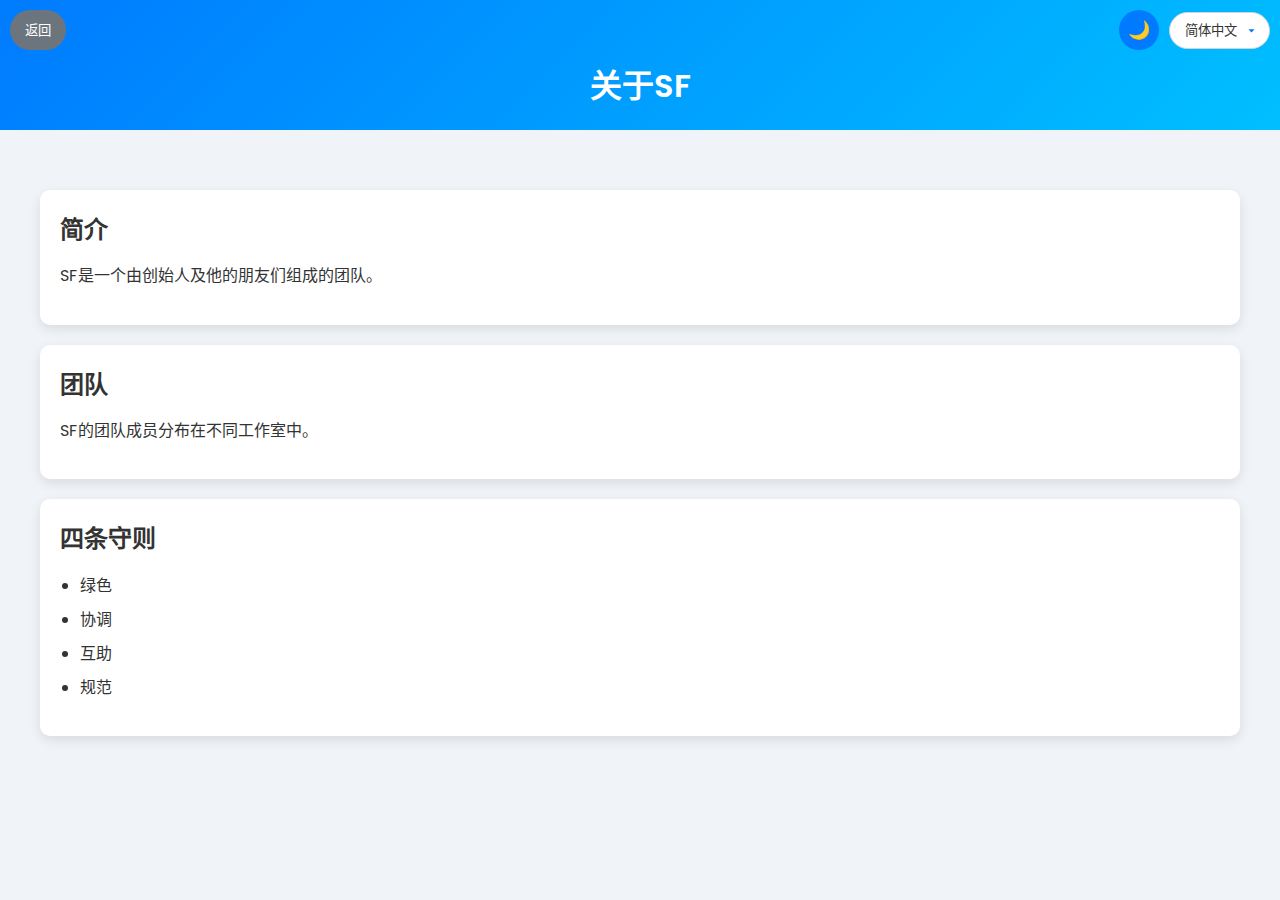
<file: about.html>
<!DOCTYPE html>
<html lang="zh-CN">
<head>
    <meta charset="UTF-8">
    <meta name="viewport" content="width=device-width, initial-scale=1.0">
    <title data-lang="about_title"></title>
    <link href="https://fonts.googleapis.com/css2?family=Poppins:wght@400;600&display=swap" rel="stylesheet">
    <link rel="stylesheet" href="css/style.css">
</head>
<body>
    <header>
        <div class="header-buttons">
            <button id="back-button" data-lang="back_button"></button>
            <div class="controls">
                <button id="theme-toggle">🌙</button>
                <select id="language-selector">
                    <option value="zh-CN">简体中文</option>
                    <option value="en">English</option>
                </select>
            </div>
        </div>
        <h1 data-lang="about_title"></h1>
    </header>

    <div class="container">
        <div class="card">
            <h2 data-lang="about_company"></h2>
            <p data-lang="about_text"></p>
        </div>
        
        <div class="card">
            <h2 data-lang="team_title"></h2>
            <p data-lang="team_text"></p>
        </div>
        
        <div class="card">
            <h2 data-lang="values_title"></h2>
            <ul>
                <li data-lang="value1"></li>
                <li data-lang="value2"></li>
                <li data-lang="value3"></li>
                <li data-lang="value4"></li>
            </ul>
        </div>
    </div>

    <script src="js/theme.js"></script>
    <script src="js/lang.js"></script>
</body>
</html>
</file>
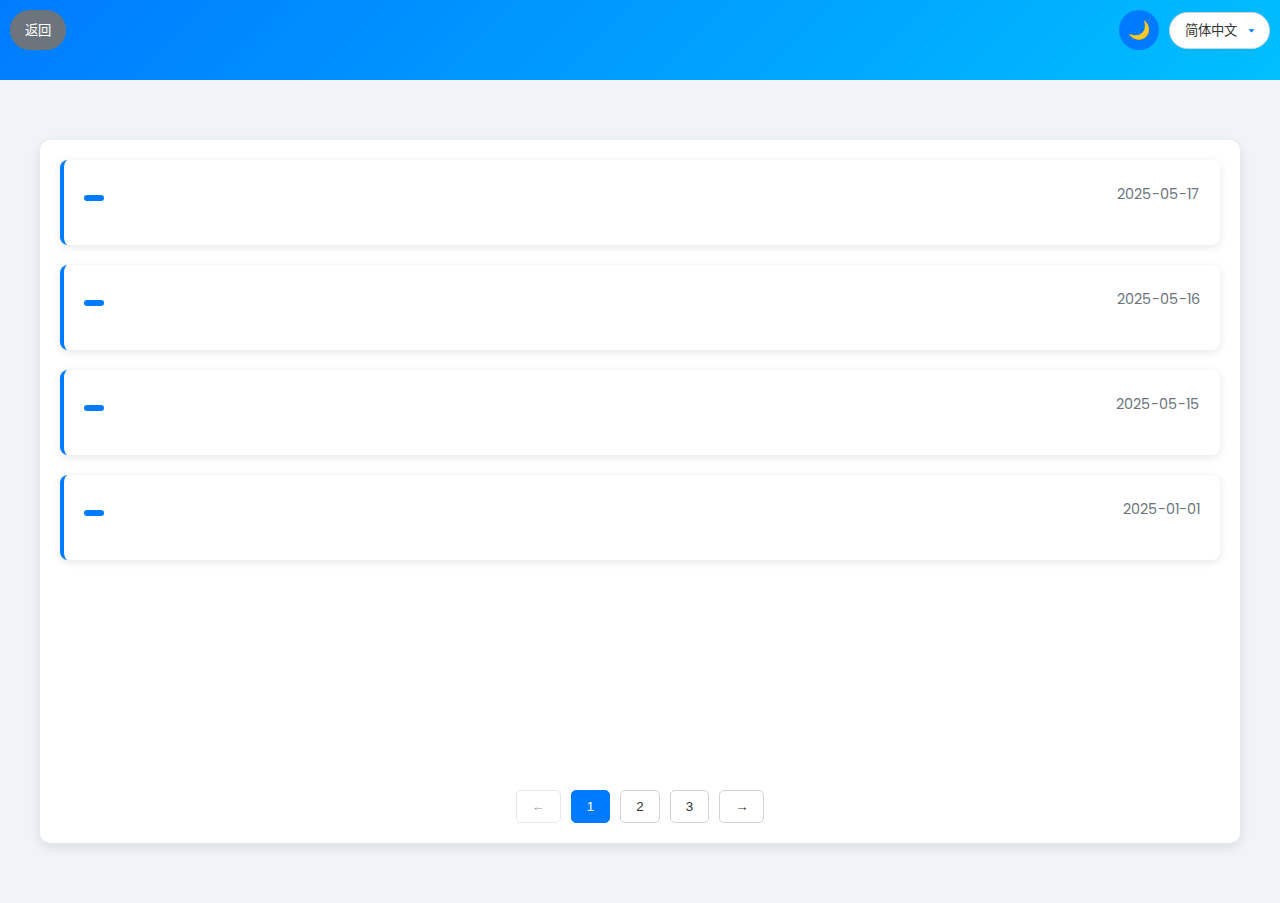
<file: announcements.html>
<!DOCTYPE html>
<html lang="zh-CN">
<head>
    <meta charset="UTF-8">
    <meta name="viewport" content="width=device-width, initial-scale=1.0">
    <title data-lang="announcements_title"></title>
    <link href="https://fonts.googleapis.com/css2?family=Poppins:wght@400;600&display=swap" rel="stylesheet">
    <link rel="stylesheet" href="css/style.css">
    <style>
        /* 公告栏页特有样式 */
        .announcement-list {
            display: flex;
            flex-direction: column;
            gap: 20px;
            min-height: 600px; /* 确保内容加载时有固定高度 */
        }
        
        .announcement-item {
            padding: 20px;
            background-color: var(--card-bg);
            border-radius: 8px;
            box-shadow: 0 2px 8px rgba(0,0,0,0.1);
            transition: all 0.3s;
            border-left: 4px solid var(--primary-color);
        }
        
        .announcement-item:hover {
            transform: translateY(-3px);
            box-shadow: 0 4px 12px rgba(0,0,0,0.15);
        }
        
        .announcement-header {
            display: flex;
            justify-content: space-between;
            align-items: center;
            margin-bottom: 10px;
        }
        
        .announcement-date {
            color: var(--secondary-color);
            font-size: 0.9em;
        }
        
        .announcement-category {
            display: inline-block;
            padding: 3px 10px;
            background-color: var(--primary-color);
            color: white;
            border-radius: 12px;
            font-size: 0.8em;
            margin-right: 10px;
        }
        
        .pagination {
            display: flex;
            justify-content: center;
            gap: 10px;
            margin-top: 30px;
        }
        
        .page-btn {
            padding: 8px 15px;
            background-color: var(--card-bg);
            color: var(--text-color);
            border: 1px solid var(--select-border);
            border-radius: 5px;
            cursor: pointer;
            transition: all 0.3s;
        }
        
        .page-btn.active {
            background-color: var(--primary-color);
            color: white;
            border-color: var(--primary-color);
        }
        
        .page-btn:hover:not(.active) {
            background-color: var(--select-hover);
        }
        
        .page-btn.disabled {
            opacity: 0.5;
            cursor: not-allowed;
        }
        
        .loading {
            display: none;
            text-align: center;
            padding: 20px;
            color: var(--secondary-color);
        }
    </style>
</head>
<body>
    <header>
        <div class="header-buttons">
            <button id="back-button" data-lang="back_button"></button>
            <div class="controls">
                <button id="theme-toggle">🌙</button>
                <select id="language-selector">
                    <option value="zh-CN">简体中文</option>
                    <option value="en">English</option>
                </select>
            </div>
        </div>
        <h1 data-lang="announcements_title"></h1>
    </header>

    <div class="container">
        <div class="card">
            <div class="loading" data-lang="loading_text">加载中...</div>
            <div class="announcement-list" id="announcement-container">
                <!-- 内容将通过JavaScript动态加载 -->
            </div>
            
            <div class="pagination" id="pagination-container">
                <!-- 分页按钮将通过JavaScript动态生成 -->
            </div>
        </div>
    </div>

    <script src="js/theme.js"></script>
    <script src="js/lang.js"></script>
    <script>
        // 公告数据 - 实际应用中应该从服务器获取
        const allAnnouncements = [
            // 第一页数据
            [
                {
                    id: 1,
                    category: "category_event",
                    title: "announcement1_title",
                    date: "2025-05-17",
                    content: "announcement1_content"
                },
                {
                    id: 2,
                    category: "category_event",
                    title: "announcement2_title",
                    date: "2025-05-16",
                    content: "announcement2_content"
                },
                {
                    id: 3,
                    category: "category_event",
                    title: "announcement3_title",
                    date: "2025-05-15",
                    content: "announcement3_content"
                },
                {
                    id: 4,
                    category: "category_news",
                    title: "announcement4_title",
                    date: "2025-01-01",
                    content: "announcement4_content"
                }
            ],
            // 第二页数据
            [
                {
                    id: 5,
                    category: "category_news",
                    title: "announcement5_title",
                    date: "2025-01-01",
                    content: "announcement5_content"
                },
                {
                    id: 6,
                    category: "category_news",
                    title: "announcement6_title",
                    date: "2025-01-01",
                    content: "announcement6_content"
                },
                {
                    id: 7,
                    category: "category_news",
                    title: "announcement7_title",
                    date: "2025-01-01",
                    content: "announcement7_content"
                },
                {
                    id: 8,
                    category: "category_news",
                    title: "announcement8_title",
                    date: "2025-01-01",
                    content: "announcement8_content"
                }
            ],
            // 第三页数据
            [
                {
                    id: 9,
                    category: "category_news",
                    title: "announcement9_title",
                    date: "2025-01-01",
                    content: "announcement9_content"
                },
                {
                    id: 10,
                    category: "category_news",
                    title: "announcement10_title",
                    date: "2025-01-01",
                    content: "announcement10_content"
                }
            ]
        ];

        // 分页配置
        const paginationConfig = {
            itemsPerPage: 4,      // 每页显示的项目数
            currentPage: 1,       // 当前页码
            totalPages: 0,       // 总页数(将根据数据计算)
            visiblePages: 3       // 可见的分页按钮数
        };

        // DOM元素
        const announcementContainer = document.getElementById('announcement-container');
        const paginationContainer = document.getElementById('pagination-container');
        const loadingElement = document.querySelector('.loading');

        // 初始化页面
        document.addEventListener('DOMContentLoaded', function() {
            // 计算总页数
            paginationConfig.totalPages = allAnnouncements.length;
            
            // 加载第一页内容
            loadPage(paginationConfig.currentPage);
            
            // 初始化分页按钮
            renderPagination();
        });

        // 加载指定页面的内容
        function loadPage(pageNumber) {
            // 显示加载指示器
            loadingElement.style.display = 'block';
            announcementContainer.innerHTML = '';
            
            // 模拟网络延迟
            setTimeout(() => {
                // 更新当前页码
                paginationConfig.currentPage = pageNumber;
                
                // 获取当前页的数据
                const currentPageData = allAnnouncements[pageNumber - 1];
                
                // 渲染公告内容
                if (currentPageData && currentPageData.length > 0) {
                    currentPageData.forEach(announcement => {
                        const announcementItem = document.createElement('div');
                        announcementItem.className = 'announcement-item';
                        announcementItem.innerHTML = `
                            <div class="announcement-header">
                                <h3><span class="announcement-category" data-lang="${announcement.category}"></span><span data-lang="${announcement.title}"></span></h3>
                                <span class="announcement-date">${announcement.date}</span>
                            </div>
                            <p data-lang="${announcement.content}"></p>
                            <a href="#" data-lang="read_more"></a>
                        `;
                        announcementContainer.appendChild(announcementItem);
                    });
                    
                    // 加载多语言内容
                    if (window.loadLanguageContent) {
                        window.loadLanguageContent();
                    }
                } else {
                    announcementContainer.innerHTML = '<p data-lang="no_announcements">暂无公告</p>';
                }
                
                // 隐藏加载指示器
                loadingElement.style.display = 'none';
                
                // 重新渲染分页按钮以更新活动状态
                renderPagination();
            }, 500); // 模拟网络延迟
        }

        // 渲染分页按钮
        function renderPagination() {
            paginationContainer.innerHTML = '';
            
            // 上一页按钮
            const prevButton = document.createElement('button');
            prevButton.className = 'page-btn' + (paginationConfig.currentPage === 1 ? ' disabled' : '');
            prevButton.innerHTML = '&larr;';
            prevButton.addEventListener('click', () => {
                if (paginationConfig.currentPage > 1) {
                    loadPage(paginationConfig.currentPage - 1);
                }
            });
            paginationContainer.appendChild(prevButton);
            
            // 页码按钮
            const startPage = Math.max(1, paginationConfig.currentPage - Math.floor(paginationConfig.visiblePages / 2));
            const endPage = Math.min(paginationConfig.totalPages, startPage + paginationConfig.visiblePages - 1);
            
            for (let i = startPage; i <= endPage; i++) {
                const pageButton = document.createElement('button');
                pageButton.className = 'page-btn' + (i === paginationConfig.currentPage ? ' active' : '');
                pageButton.textContent = i;
                pageButton.addEventListener('click', () => {
                    if (i !== paginationConfig.currentPage) {
                        loadPage(i);
                    }
                });
                paginationContainer.appendChild(pageButton);
            }
            
            // 下一页按钮
            const nextButton = document.createElement('button');
            nextButton.className = 'page-btn' + (paginationConfig.currentPage === paginationConfig.totalPages ? ' disabled' : '');
            nextButton.innerHTML = '&rarr;';
            nextButton.addEventListener('click', () => {
                if (paginationConfig.currentPage < paginationConfig.totalPages) {
                    loadPage(paginationConfig.currentPage + 1);
                }
            });
            paginationContainer.appendChild(nextButton);
        }
    </script>
</body>
</html>
</file>
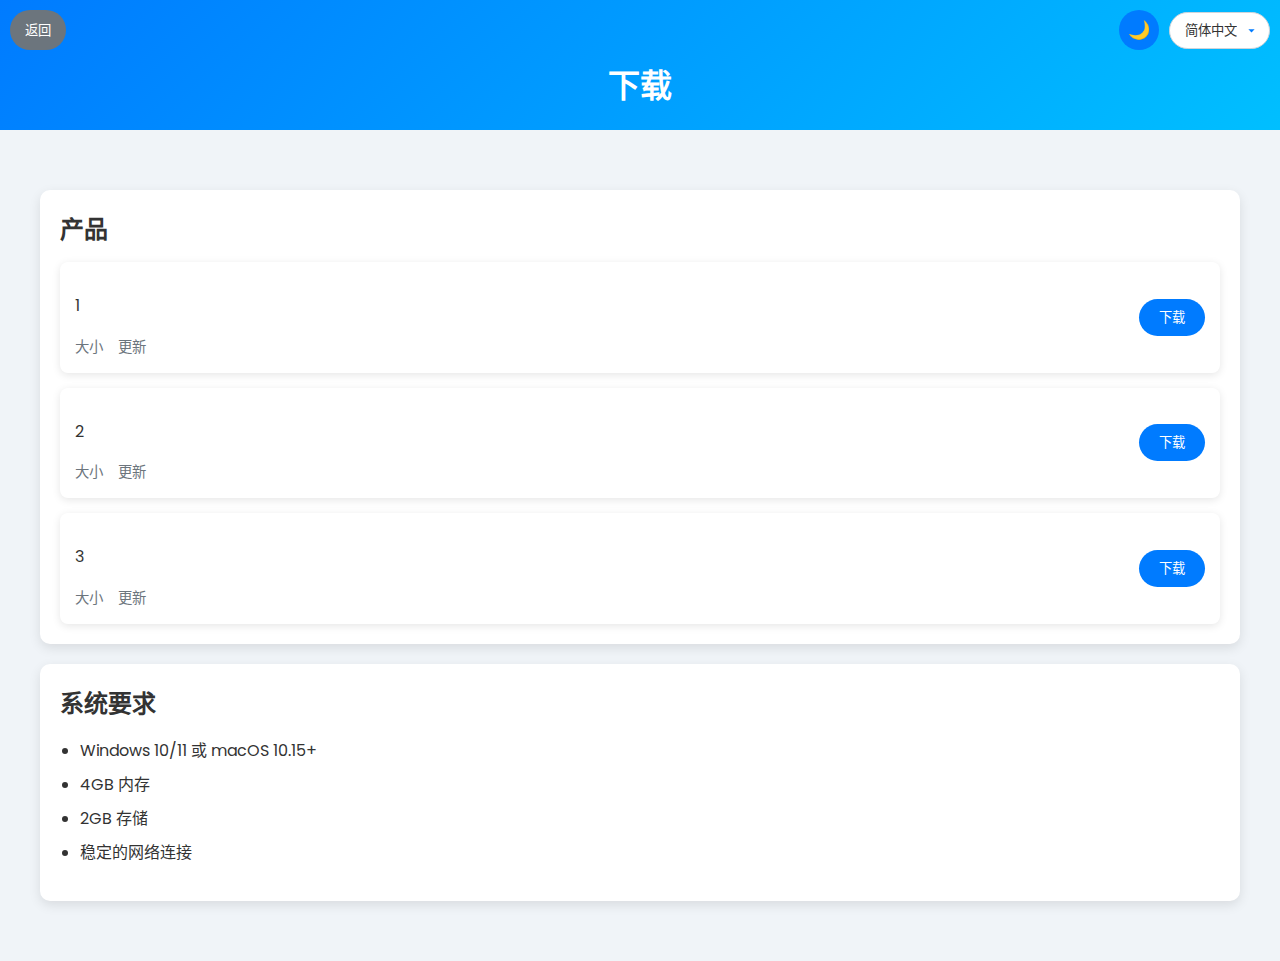
<file: download.html>
<!DOCTYPE html>
<html lang="zh-CN">
<head>
    <meta charset="UTF-8">
    <meta name="viewport" content="width=device-width, initial-scale=1.0">
    <title data-lang="download_title"></title>
    <link href="https://fonts.googleapis.com/css2?family=Poppins:wght@400;600&display=swap" rel="stylesheet">
    <link rel="stylesheet" href="css/style.css">
    <style>
        /* 下载页特有样式 */
        .download-card {
            display: flex;
            flex-direction: column;
            gap: 15px;
        }
        
        .download-item {
            display: flex;
            justify-content: space-between;
            align-items: center;
            padding: 15px;
            background-color: var(--card-bg);
            border-radius: 8px;
            box-shadow: 0 2px 8px rgba(0,0,0,0.1);
            transition: all 0.3s;
        }
        
        .download-item:hover {
            transform: translateY(-3px);
            box-shadow: 0 4px 12px rgba(0,0,0,0.15);
        }
        
        .download-info {
            flex: 1;
        }
        
        .download-meta {
            display: flex;
            gap: 15px;
            font-size: 0.9em;
            color: var(--secondary-color);
            margin-top: 5px;
        }
        
        .download-btn {
            padding: 8px 20px;
            background-color: var(--primary-color);
            color: white;
            border: none;
            border-radius: 20px;
            cursor: pointer;
            font-family: 'Poppins', sans-serif;
            font-weight: 500;
            transition: all 0.3s;
        }
        
        .download-btn:hover {
            background-color: #0069d9;
        }
        
        .version-badge {
            background-color: var(--primary-color);
            color: white;
            padding: 3px 8px;
            border-radius: 10px;
            font-size: 0.8em;
            margin-left: 10px;
        }
    </style>
</head>
<body>
    <header>
        <div class="header-buttons">
            <button id="back-button"></button>
            <div class="controls">
                <button id="theme-toggle">🌙</button>
                <select id="language-selector">
                    <option value="zh-CN">简体中文</option>
                    <option value="en">English</option>
                </select>
            </div>
        </div>
        <h1 data-lang="download_title"></h1>
    </header>

    <div class="container">
        <div class="card download-card">
            <h2 data-lang="product_title"></h2>
            
            <div class="download-item">
                <div class="download-info">
                    <h3></h3>
                    <p data-lang="product1_desc"></p>
                    <div class="download-meta">
                        <span data-lang="file_size"></span>
                        <span data-lang="update_time"></span>
                    </div>
                </div>
                <button class="download-btn" data-lang="download_btn"></button>
            </div>
            
            <div class="download-item">
                <div class="download-info">
                    <h3></h3>
                    <p data-lang="product2_desc"></p>
                    <div class="download-meta">
                        <span data-lang="file_size"></span>
                        <span data-lang="update_time"></span>
                    </div>
                </div>
                <button class="download-btn" data-lang="download_btn"></button>
            </div>
            
            <div class="download-item">
                <div class="download-info">
                    <h3></h3>
                    <p data-lang="product3_desc"></p>
                    <div class="download-meta">
                        <span data-lang="file_size"></span>
                        <span data-lang="update_time"></span>
                    </div>
                </div>
                <button class="download-btn" data-lang="download_btn"></button>
            </div>
        </div>
        
        <div class="card">
            <h2 data-lang="system_req"></h2>
            <ul>
                <li data-lang="req1"></li>
                <li data-lang="req2"></li>
                <li data-lang="req3"></li>
                <li data-lang="req4"></li>
            </ul>
        </div>
    </div>

    <script src="js/theme.js"></script>
    <script src="js/lang.js"></script>
    <script>
        // 下载按钮点击事件
        document.querySelectorAll('.download-btn').forEach(btn => {
            btn.addEventListener('click', function() {
                const productName = this.closest('.download-item').querySelector('h3').textContent;
                alert(`开始下载: ${productName}`);
                // 实际应用中这里应该是文件下载链接
            });
        });
    </script>
</body>
</html>
</file>
<file: css/style.css>
/* 基础样式 */
:root {
    --background-color: #f0f4f8;
    --text-color: #333333;
    --primary-color: #007bff;
    --secondary-color: #6c757d;
    --card-bg: #ffffff;
    --select-bg: #ffffff;
    --select-text: #333333;
    --select-hover: #f0f0f0;
    --select-border: #ced4da;
    --back-button-bg: #6c757d;
    --back-button-text: #ffffff;
    --back-button-hover: #5a6268;
}

[data-theme="dark"] {
    --background-color: #1a1a1a;
    --text-color: #f8f9fa;
    --primary-color: #0d6efd;
    --secondary-color: #adb5bd;
    --card-bg: #2d2d2d;
    --select-bg: #2d2d2d;
    --select-text: #f8f9fa;
    --select-hover: #3d3d3d;
    --select-border: #495057;
    --back-button-bg: #495057;
    --back-button-text: #f8f9fa;
    --back-button-hover: #343a40;
}

body {
    background-color: var(--background-color);
    color: var(--text-color);
    font-family: 'Poppins', sans-serif;
    margin: 0;
    padding: 0;
    transition: background-color 0.3s, color 0.3s;
}

/* 头部样式 */
header {
    padding: 60px 20px 20px;
    text-align: center;
    background: linear-gradient(135deg, #007bff, #00bfff);
    color: white;
    position: relative;
    overflow: hidden;
}

.header-buttons {
    display: flex;
    justify-content: space-between;
    width: 100%;
    padding: 10px;
    position: absolute;
    top: 0;
    left: 0;
    box-sizing: border-box;
}

.controls {
    display: flex;
    gap: 10px;
    align-items: center;
}

/* 按钮样式 */
#back-button {
    padding: 8px 15px;
    background-color: var(--back-button-bg);
    color: var(--back-button-text);
    border: none;
    border-radius: 20px;
    cursor: pointer;
    font-family: 'Poppins', sans-serif;
    transition: all 0.3s;
    font-weight: 500;
}

#back-button:hover {
    background-color: var(--back-button-hover);
    transform: translateY(-1px);
}

#theme-toggle {
    padding: 8px;
    background-color: var(--primary-color);
    color: white;
    border: none;
    border-radius: 50%;
    cursor: pointer;
    width: 40px;
    height: 40px;
    display: flex;
    align-items: center;
    justify-content: center;
    transition: all 0.3s;
    font-size: 18px;
}

#theme-toggle:hover {
    background-color: var(--secondary-color);
    transform: scale(1.1);
}

/* 语言选择框 */
#language-selector {
    padding: 8px 32px 8px 15px;
    border-radius: 20px;
    border: 1px solid var(--select-border);
    background-color: var(--select-bg);
    color: var(--select-text);
    font-family: 'Poppins', sans-serif;
    font-weight: 500;
    cursor: pointer;
    appearance: none;
    -webkit-appearance: none;
    -moz-appearance: none;
    background-image: url("data:image/svg+xml;charset=UTF-8,%3csvg xmlns='http://www.w3.org/2000/svg' viewBox='0 0 24 24' fill='%23007bff'%3e%3cpath d='M7 10l5 5 5-5z'/%3e%3c/svg%3e");
    background-repeat: no-repeat;
    background-position: right 10px center;
    background-size: 15px;
    transition: all 0.3s;
    filter: var(--select-arrow-filter);
}

#language-selector:hover {
    background-color: var(--select-hover);
}

#language-selector:focus {
    outline: none;
    box-shadow: 0 0 0 2px var(--primary-color);
}

/* 内容区域样式 */
.container {
    padding: 40px 20px;
    max-width: 1200px;
    margin: 0 auto;
}

.card {
    background-color: var(--card-bg);
    border-radius: 10px;
    padding: 20px;
    margin: 20px 0;
    box-shadow: 0 4px 12px rgba(0, 0, 0, 0.1);
    transition: transform 0.3s, box-shadow 0.3s;
}

.card:hover {
    transform: translateY(-5px);
    box-shadow: 0 8px 24px rgba(0, 0, 0, 0.2);
}

.tech-icons {
    display: flex;
    justify-content: center;
    gap: 20px;
    margin-top: 20px;
}

.tech-icons img {
    width: 40px;
    height: 40px;
    filter: drop-shadow(0 0 5px rgba(0, 0, 0, 0.2));
}

/* 导航菜单 */
nav {
    display: flex;
    justify-content: center;
    background-color: rgba(0, 0, 0, 0.1);
    padding: 10px;
    backdrop-filter: blur(10px);
    margin-top: 20px;
}

nav a {
    color: white;
    text-decoration: none;
    margin: 0 15px;
    font-weight: bold;
    transition: color 0.3s;
}

nav a:hover {
    color: var(--primary-color);
}

/* 标题样式 */
h1, h2, h3 {
    margin: 0;
    font-weight: 600;
}

p {
    line-height: 1.6;
}

ul {
    padding-left: 20px;
}

li {
    margin-bottom: 8px;
}
</file>
